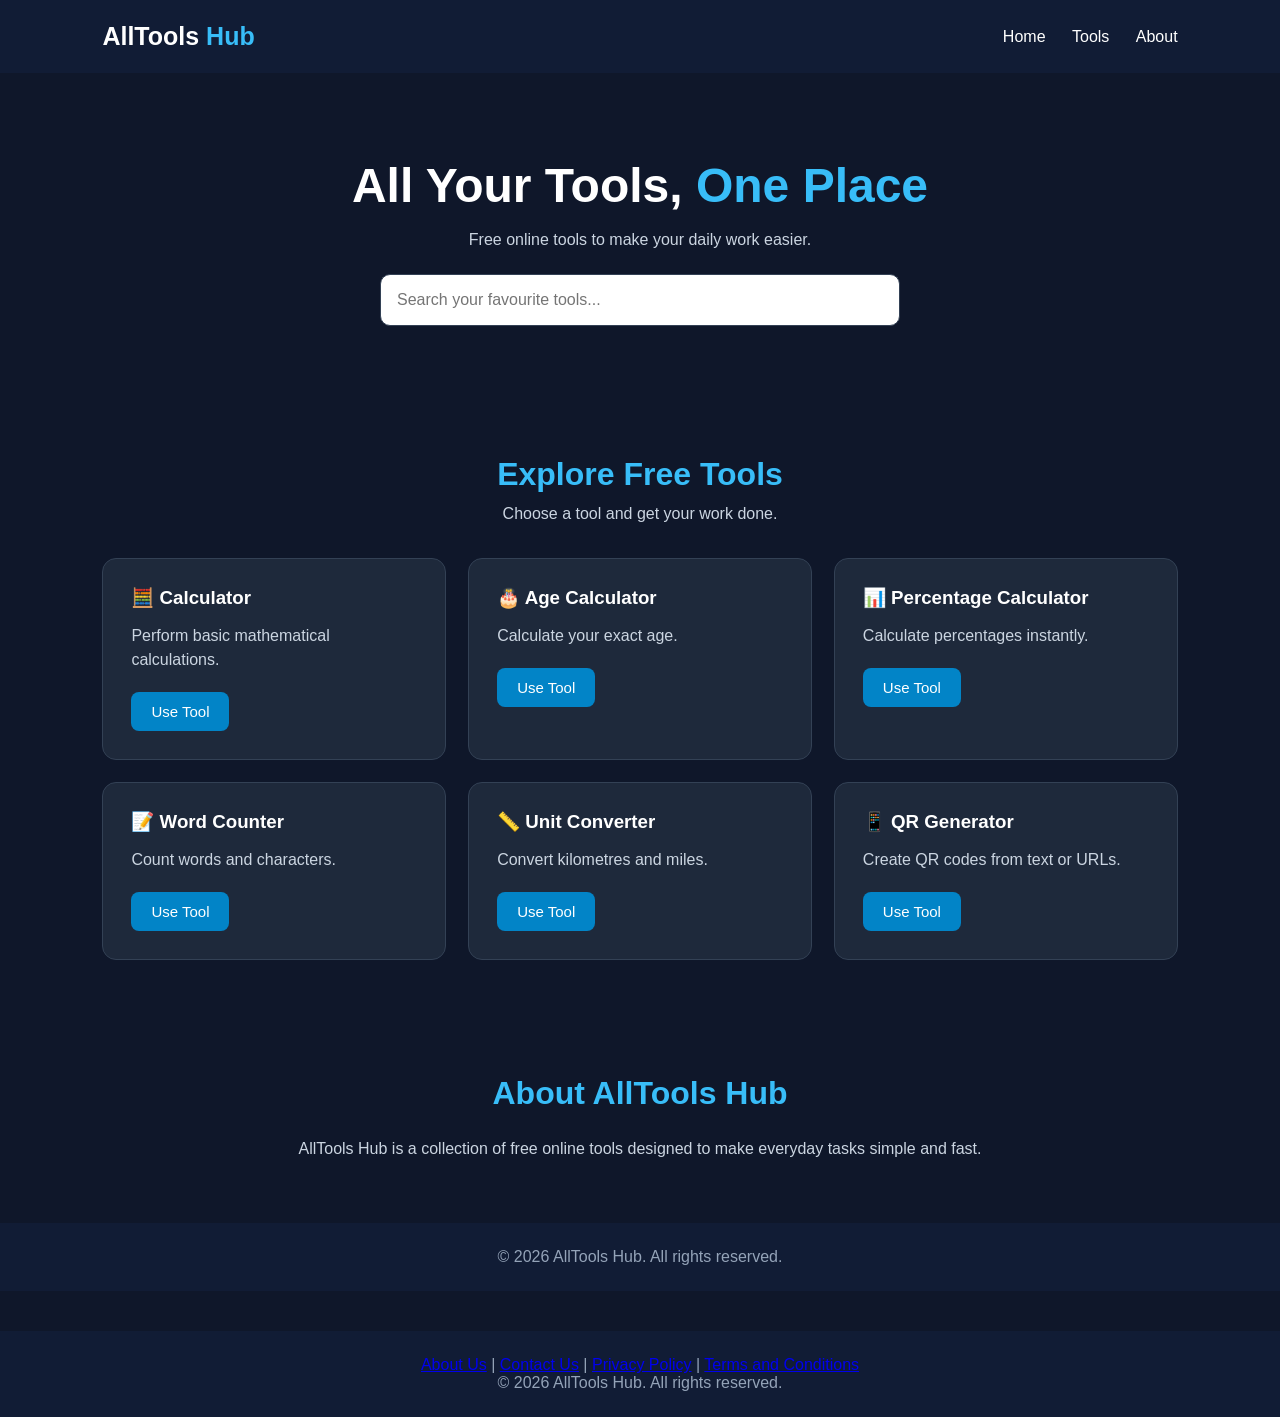
<file: index.html>
<!DOCTYPE html>
<html lang="en">
<head>
    
<head>
    <meta charset="UTF-8">
    <meta name="viewport" content="width=device-width, initial-scale=1.0">

    <meta name="description" content="AllTools Hub provides free online calculators, age calculator, percentage calculator, word counter, unit converter and QR code generator.">

    <meta name="keywords" content="free online tools, calculator, age calculator, percentage calculator, word counter, unit converter, QR generator">

    <meta name="author" content="AllTools Hub">

    <title>AllTools Hub - Free Online Calculators and Tools</title>

    <link rel="stylesheet" href="style.css">
    <script async src="https://pagead2.googlesyndication.com/pagead/js/adsbygoogle.js?client=ca-pub-8716909882044668"
     crossorigin="anonymous"></script>
</head>

</head>
<body>

<header>
    <a href="#" class="logo">AllTools <span>Hub</span></a>
    <nav>
        <a href="#">Home</a>
        <a href="#tools">Tools</a>
        <a href="#about">About</a>
    </nav>
</header>

<section class="hero">
    <h1>All Your Tools, <span>One Place</span></h1>
    <p>Free online tools to make your daily work easier.</p>
    <input type="text" id="search" placeholder="Search your favourite tools...">
</section>

<section class="tools-section" id="tools">
    <h2>Explore Free Tools</h2>
    <p>Choose a tool and get your work done.</p>

    <div class="tools-container">

        <div class="tool-card" data-name="calculator">
            <h3>🧮 Calculator</h3>
            <p>Perform basic mathematical calculations.</p>
            <button onclick="openTool('calculator')">Use Tool</button>
        </div>

        <div class="tool-card" data-name="age calculator">
            <h3>🎂 Age Calculator</h3>
            <p>Calculate your exact age.</p>
            <button onclick="openTool('age')">Use Tool</button>
        </div>

        <div class="tool-card" data-name="percentage calculator">
            <h3>📊 Percentage Calculator</h3>
            <p>Calculate percentages instantly.</p>
            <button onclick="openTool('percentage')">Use Tool</button>
        </div>

        <div class="tool-card" data-name="word character counter">
            <h3>📝 Word Counter</h3>
            <p>Count words and characters.</p>
            <button onclick="openTool('word')">Use Tool</button>
        </div>

        <div class="tool-card" data-name="unit converter">
            <h3>📏 Unit Converter</h3>
            <p>Convert kilometres and miles.</p>
            <button onclick="openTool('unit')">Use Tool</button>
        </div>

        <div class="tool-card" data-name="qr code generator">
            <h3>📱 QR Generator</h3>
            <p>Create QR codes from text or URLs.</p>
            <button onclick="openTool('qr')">Use Tool</button>
        </div>

    </div>
</section>

<section class="workspace" id="workspace">
    <h2 id="toolTitle">Your Tool</h2>
    <div id="toolContent"></div>
</section>

<section class="about" id="about">
    <h2>About AllTools Hub</h2>
    <p>AllTools Hub is a collection of free online tools designed to make everyday tasks simple and fast.</p>
</section>

<footer>
    <p>© 2026 AllTools Hub. All rights reserved.</p>
</footer>

<script src="script.js"></script>
    <footer style="text-align:center; padding:25px; margin-top:40px;">
    <a href="about.html">About Us</a> |
    <a href="contact.html">Contact Us</a> |
    <a href="privacy.html">Privacy Policy</a> |
    <a href="terms.html">Terms and Conditions</a>

    <p>© 2026 AllTools Hub. All rights reserved.</p>
</footer>
</body>
</html>
</file>
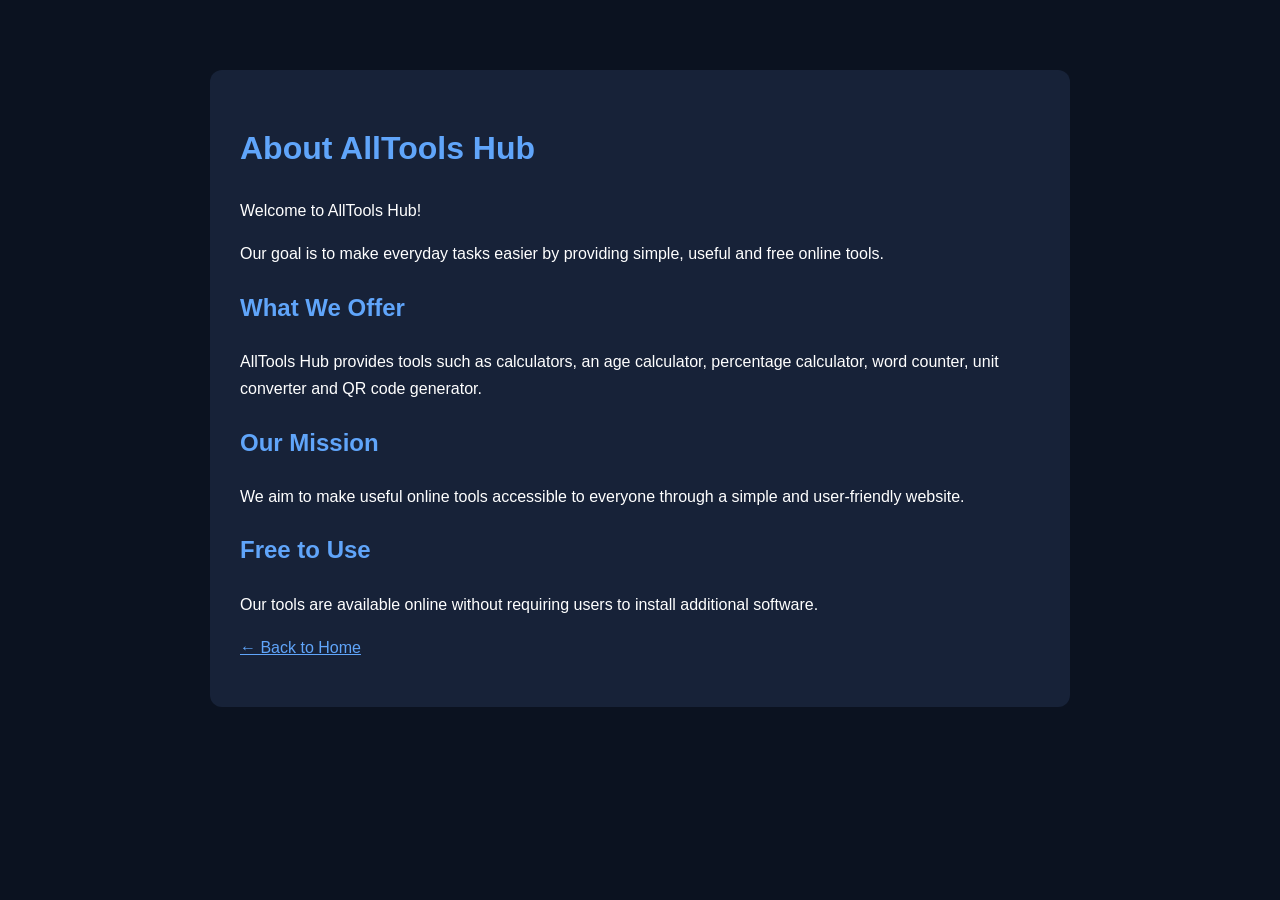
<file: about.html>
<!DOCTYPE html>
<html lang="en">
<head>
    <meta charset="UTF-8">
    <meta name="viewport" content="width=device-width, initial-scale=1.0">
    <title>About Us - AllTools Hub</title>
    <meta name="description" content="Learn about AllTools Hub, a collection of free online tools.">
    <style>
        body {
            font-family: Arial, sans-serif;
            background: #0b1220;
            color: white;
            margin: 0;
            padding: 30px 20px;
            line-height: 1.7;
        }
        main {
            max-width: 800px;
            margin: 40px auto;
            background: #172238;
            padding: 30px;
            border-radius: 12px;
        }
        h1, h2 { color: #60a5fa; }
        a { color: #60a5fa; }
    </style>
</head>
<body>
    <main>
        <h1>About AllTools Hub</h1>

        <p>Welcome to AllTools Hub!</p>

        <p>Our goal is to make everyday tasks easier by providing
        simple, useful and free online tools.</p>

        <h2>What We Offer</h2>

        <p>AllTools Hub provides tools such as calculators,
        an age calculator, percentage calculator, word counter,
        unit converter and QR code generator.</p>

        <h2>Our Mission</h2>

        <p>We aim to make useful online tools accessible to
        everyone through a simple and user-friendly website.</p>

        <h2>Free to Use</h2>

        <p>Our tools are available online without requiring
        users to install additional software.</p>

        <p><a href="index.html">← Back to Home</a></p>
    </main>
</body>
</html>
</file>
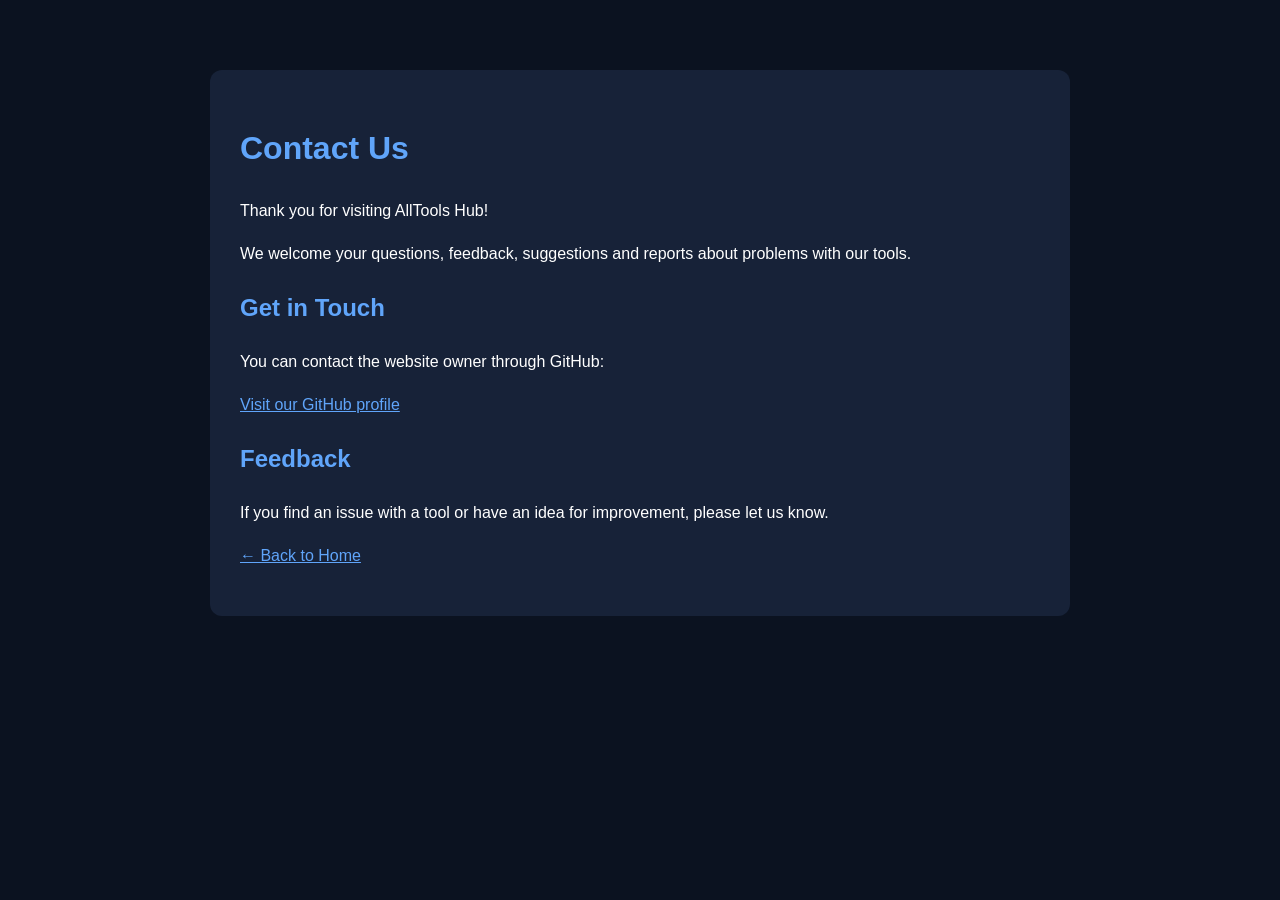
<file: contact.html>
<!DOCTYPE html>
<html lang="en">
<head>
    <meta charset="UTF-8">
    <meta name="viewport" content="width=device-width, initial-scale=1.0">
    <title>Contact Us - AllTools Hub</title>
    <meta name="description" content="Contact the AllTools Hub team with questions, feedback or suggestions.">
    <style>
        body {
            font-family: Arial, sans-serif;
            background: #0b1220;
            color: white;
            margin: 0;
            padding: 30px 20px;
            line-height: 1.7;
        }
        main {
            max-width: 800px;
            margin: 40px auto;
            background: #172238;
            padding: 30px;
            border-radius: 12px;
        }
        h1, h2 { color: #60a5fa; }
        a { color: #60a5fa; }
    </style>
</head>
<body>
    <main>
        <h1>Contact Us</h1>

        <p>Thank you for visiting AllTools Hub!</p>

        <p>We welcome your questions, feedback, suggestions
        and reports about problems with our tools.</p>

        <h2>Get in Touch</h2>

        <p>You can contact the website owner through GitHub:</p>

        <p>
            <a href="https://github.com/dungbiloitongbam-del"
               target="_blank" rel="noopener noreferrer">
                Visit our GitHub profile
            </a>
        </p>

        <h2>Feedback</h2>

        <p>If you find an issue with a tool or have an idea
        for improvement, please let us know.</p>

        <p><a href="index.html">← Back to Home</a></p>
    </main>
</body>
</html>
</file>
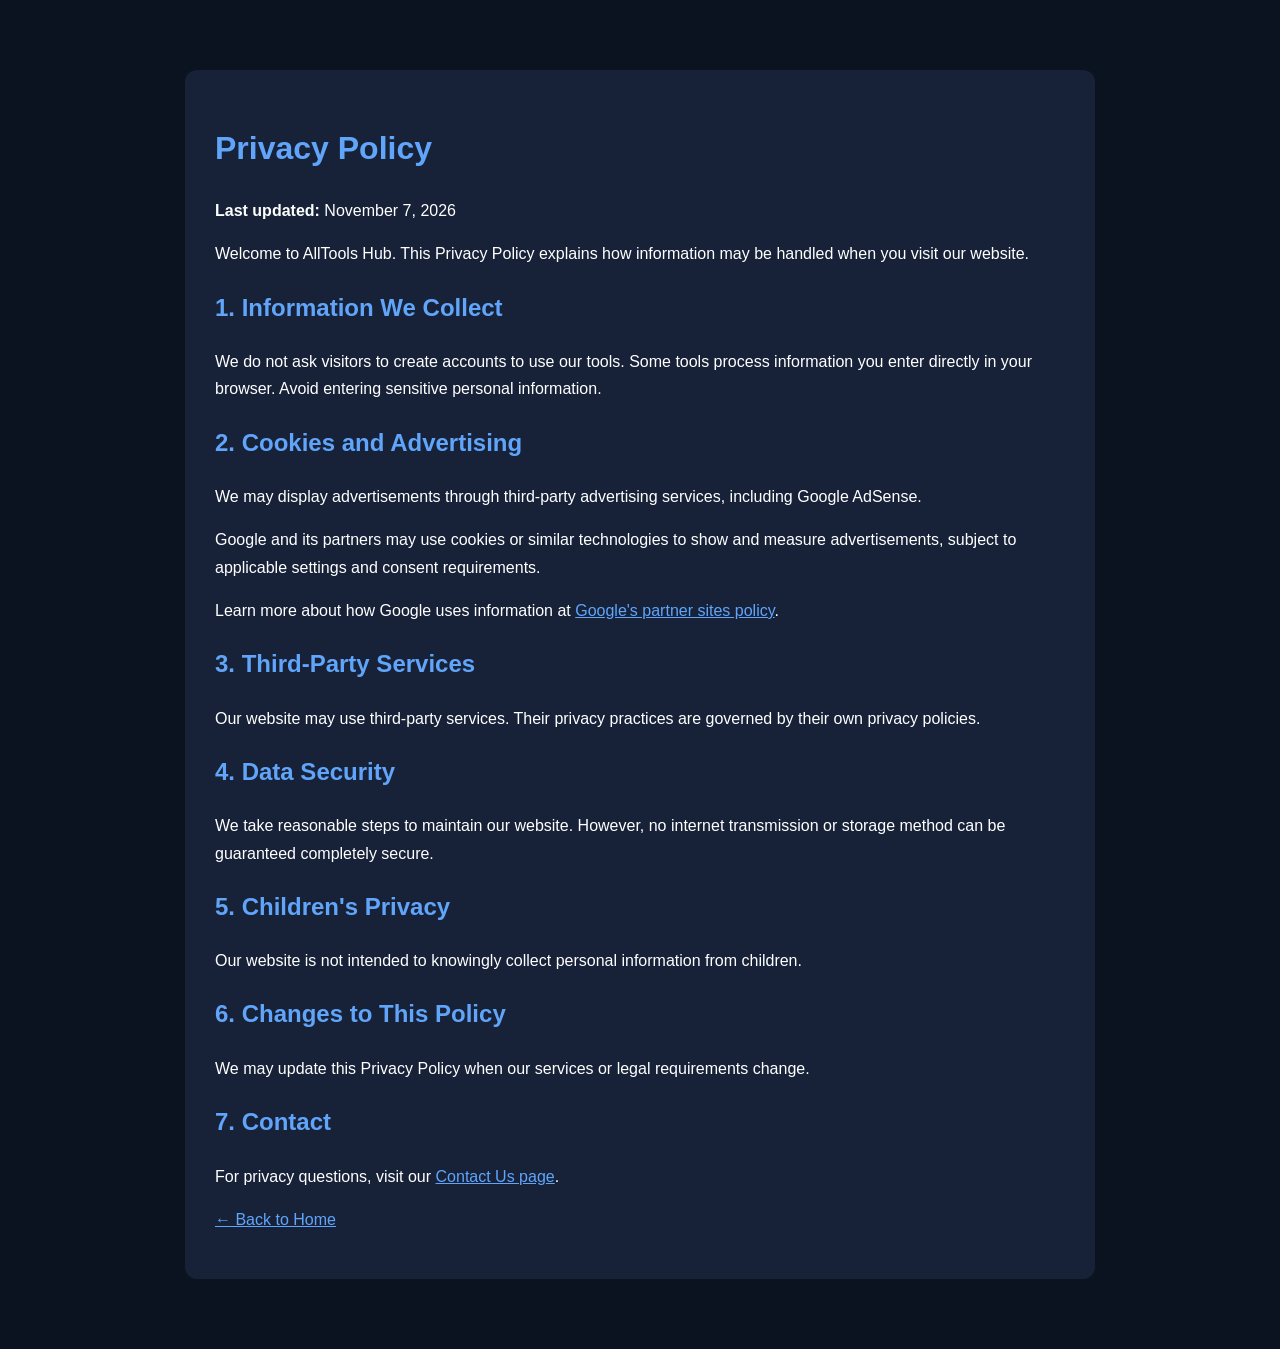
<file: privacy.html>
<!DOCTYPE html>
<html lang="en">
<head>
    <meta charset="UTF-8">
    <meta name="viewport" content="width=device-width, initial-scale=1.0">
    <title>Privacy Policy - AllTools Hub</title>
    <meta name="description" content="Read the AllTools Hub privacy policy.">
    <style>
        body {
            font-family: Arial, sans-serif;
            background: #0b1220;
            color: white;
            margin: 0;
            padding: 30px 20px;
            line-height: 1.7;
        }
        main {
            max-width: 850px;
            margin: 40px auto;
            background: #172238;
            padding: 30px;
            border-radius: 12px;
        }
        h1, h2 { color: #60a5fa; }
        a { color: #60a5fa; }
    </style>
</head>
<body>
<main>
    <h1>Privacy Policy</h1>

    <p><strong>Last updated:</strong> November 7, 2026</p>

    <p>Welcome to AllTools Hub. This Privacy Policy explains
    how information may be handled when you visit our website.</p>

    <h2>1. Information We Collect</h2>
    <p>We do not ask visitors to create accounts to use our tools.
    Some tools process information you enter directly in your
    browser. Avoid entering sensitive personal information.</p>

    <h2>2. Cookies and Advertising</h2>
    <p>We may display advertisements through third-party
    advertising services, including Google AdSense.</p>

    <p>Google and its partners may use cookies or similar
    technologies to show and measure advertisements, subject
    to applicable settings and consent requirements.</p>

    <p>Learn more about how Google uses information at
    <a href="https://policies.google.com/technologies/partner-sites">
    Google's partner sites policy</a>.</p>

    <h2>3. Third-Party Services</h2>
    <p>Our website may use third-party services. Their privacy
    practices are governed by their own privacy policies.</p>

    <h2>4. Data Security</h2>
    <p>We take reasonable steps to maintain our website.
    However, no internet transmission or storage method
    can be guaranteed completely secure.</p>

    <h2>5. Children's Privacy</h2>
    <p>Our website is not intended to knowingly collect
    personal information from children.</p>

    <h2>6. Changes to This Policy</h2>
    <p>We may update this Privacy Policy when our services
    or legal requirements change.</p>

    <h2>7. Contact</h2>
    <p>For privacy questions, visit our
    <a href="contact.html">Contact Us page</a>.</p>

    <p><a href="index.html">← Back to Home</a></p>
</main>
</body>
</html>
</file>
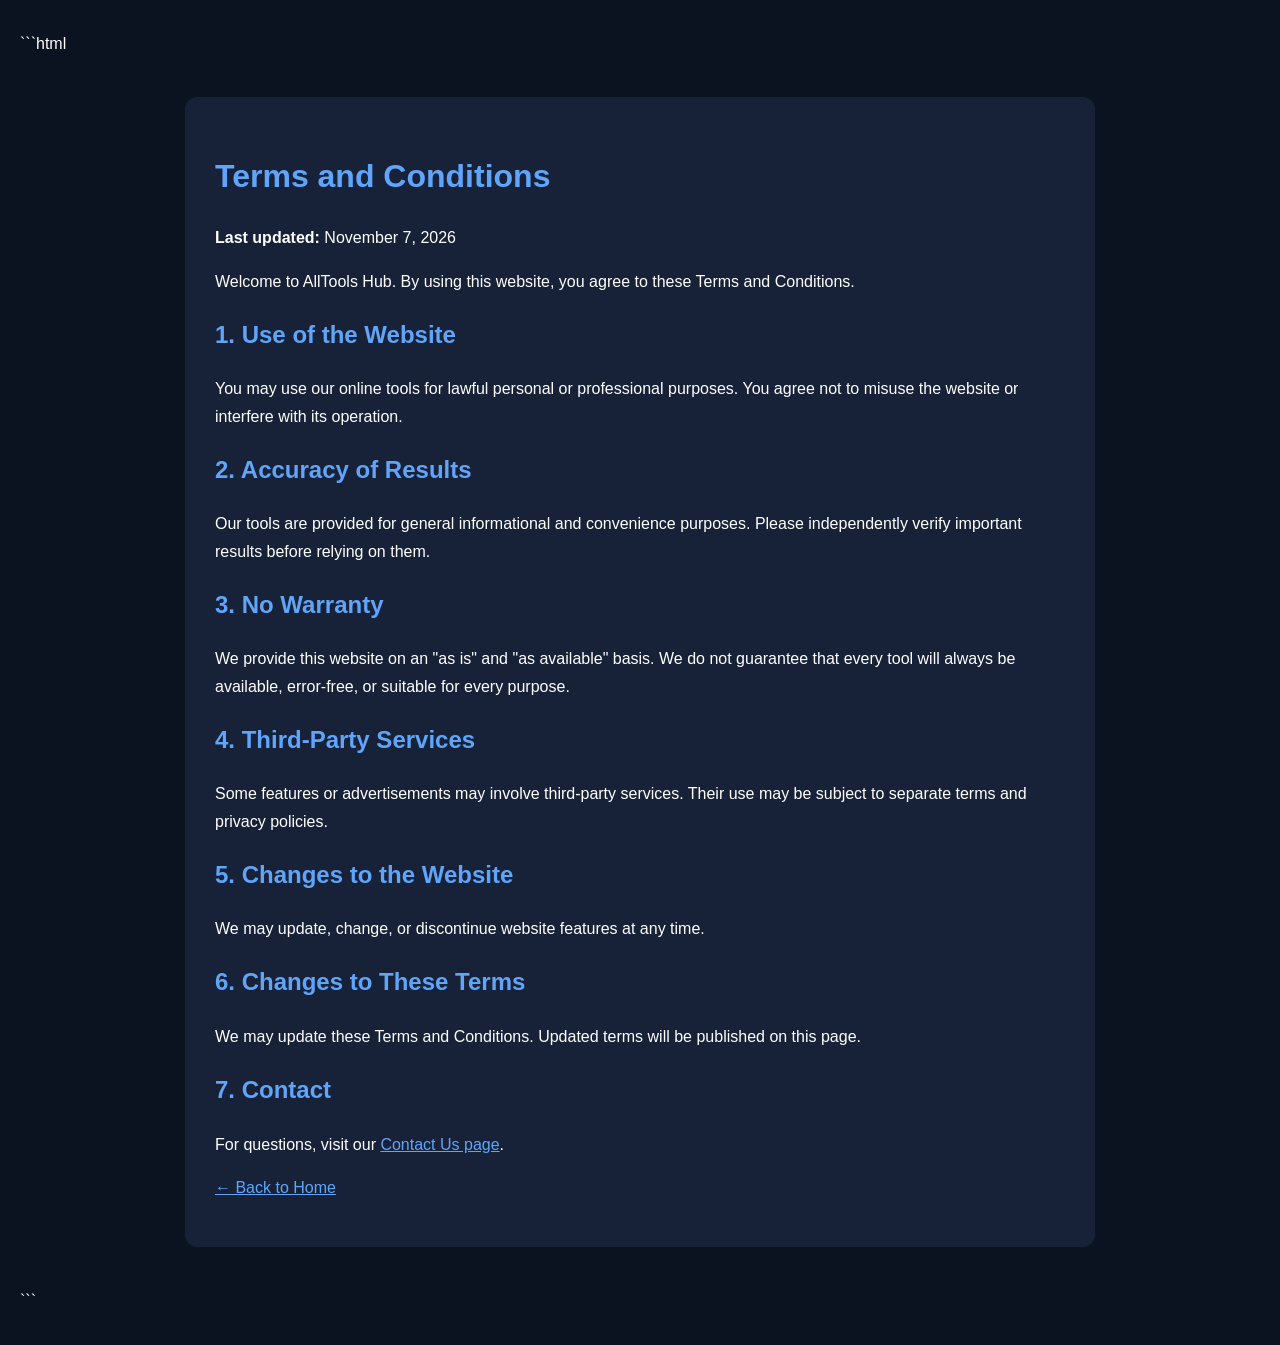
<file: terms.html>
```html
<!DOCTYPE html>
<html lang="en">
<head>
    <meta charset="UTF-8">
    <meta name="viewport" content="width=device-width, initial-scale=1.0">
    <title>Terms and Conditions - AllTools Hub</title>
    <meta name="description" content="Terms and conditions for using AllTools Hub.">
    <style>
        body {
            font-family: Arial, sans-serif;
            background: #0b1220;
            color: white;
            margin: 0;
            padding: 30px 20px;
            line-height: 1.7;
        }
        main {
            max-width: 850px;
            margin: 40px auto;
            background: #172238;
            padding: 30px;
            border-radius: 12px;
        }
        h1, h2 { color: #60a5fa; }
        a { color: #60a5fa; }
    </style>
</head>
<body>
<main>
    <h1>Terms and Conditions</h1>
    <p><strong>Last updated:</strong> November 7, 2026</p>

    <p>Welcome to AllTools Hub. By using this website,
    you agree to these Terms and Conditions.</p>

    <h2>1. Use of the Website</h2>
    <p>You may use our online tools for lawful personal
    or professional purposes. You agree not to misuse
    the website or interfere with its operation.</p>

    <h2>2. Accuracy of Results</h2>
    <p>Our tools are provided for general informational
    and convenience purposes. Please independently
    verify important results before relying on them.</p>

    <h2>3. No Warranty</h2>
    <p>We provide this website on an "as is" and
    "as available" basis. We do not guarantee that
    every tool will always be available, error-free,
    or suitable for every purpose.</p>

    <h2>4. Third-Party Services</h2>
    <p>Some features or advertisements may involve
    third-party services. Their use may be subject
    to separate terms and privacy policies.</p>

    <h2>5. Changes to the Website</h2>
    <p>We may update, change, or discontinue website
    features at any time.</p>

    <h2>6. Changes to These Terms</h2>
    <p>We may update these Terms and Conditions.
    Updated terms will be published on this page.</p>

    <h2>7. Contact</h2>
    <p>For questions, visit our
    <a href="contact.html">Contact Us page</a>.</p>

    <p><a href="index.html">← Back to Home</a></p>
</main>
</body>
</html>
```
</file>
<file: style.css>
* {
    margin: 0;
    padding: 0;
    box-sizing: border-box;
}

body {
    font-family: Arial, sans-serif;
    background: #0f172a;
    color: white;
}

header {
    padding: 22px 8%;
    display: flex;
    justify-content: space-between;
    align-items: center;
    background: #111c35;
}

.logo {
    font-size: 25px;
    font-weight: bold;
    color: white;
    text-decoration: none;
}

.logo span, .hero span {
    color: #38bdf8;
}

nav a {
    color: white;
    text-decoration: none;
    margin-left: 22px;
}

nav a:hover {
    color: #38bdf8;
}

.hero {
    text-align: center;
    padding: 85px 20px;
}

.hero h1 {
    font-size: clamp(30px, 5vw, 48px);
    margin-bottom: 18px;
}

.hero p {
    color: #cbd5e1;
    margin-bottom: 25px;
}

#search {
    width: 90%;
    max-width: 520px;
    padding: 16px;
    border-radius: 10px;
    border: 1px solid #334155;
    font-size: 16px;
    outline: none;
}

.tools-section {
    padding: 45px 8%;
    text-align: center;
}

.tools-section h2, .about h2 {
    color: #38bdf8;
    font-size: 32px;
    margin-bottom: 12px;
}

.tools-section > p {
    color: #cbd5e1;
    margin-bottom: 35px;
}

.tools-container {
    display: grid;
    grid-template-columns: repeat(3, 1fr);
    gap: 22px;
}

.tool-card {
    background: #1e293b;
    padding: 28px;
    border-radius: 14px;
    border: 1px solid #334155;
    text-align: left;
    transition: 0.3s;
}

.tool-card:hover {
    transform: translateY(-5px);
    border-color: #38bdf8;
}

.tool-card h3 {
    margin-bottom: 15px;
}

.tool-card p {
    color: #cbd5e1;
    margin-bottom: 20px;
    line-height: 1.5;
}

button {
    background: #0284c7;
    color: white;
    padding: 11px 20px;
    border: none;
    border-radius: 8px;
    cursor: pointer;
    font-size: 15px;
}

button:hover {
    background: #0369a1;
}

.workspace {
    display: none;
    margin: 30px auto;
    padding: 30px;
    width: 85%;
    max-width: 650px;
    background: #1e293b;
    border-radius: 15px;
}

.workspace h2 {
    color: #38bdf8;
    margin-bottom: 25px;
}

.workspace input,
.workspace select,
.workspace textarea {
    width: 100%;
    padding: 13px;
    margin: 10px 0;
    border: 1px solid #475569;
    border-radius: 8px;
    font-size: 16px;
}

.workspace textarea {
    min-height: 130px;
    resize: vertical;
}

.workspace button {
    margin-top: 10px;
}

#toolContent p {
    margin-top: 15px;
    color: #38bdf8;
}

#toolContent img {
    display: block;
    max-width: 200px;
    margin-top: 20px;
}

.about {
    text-align: center;
    padding: 60px 10%;
    color: #cbd5e1;
    line-height: 1.8;
}

footer {
    text-align: center;
    padding: 25px;
    background: #111c35;
    color: #94a3b8;
}

@media(max-width: 850px) {
    .tools-container {
        grid-template-columns: repeat(2, 1fr);
    }
}

@media(max-width: 600px) {
    header {
        flex-direction: column;
        gap: 20px;
    }

    nav a {
        margin: 0 8px;
    }

    .tools-container {
        grid-template-columns: 1fr;
    }

    .workspace {
        width: 92%;
    }
}
</file>
